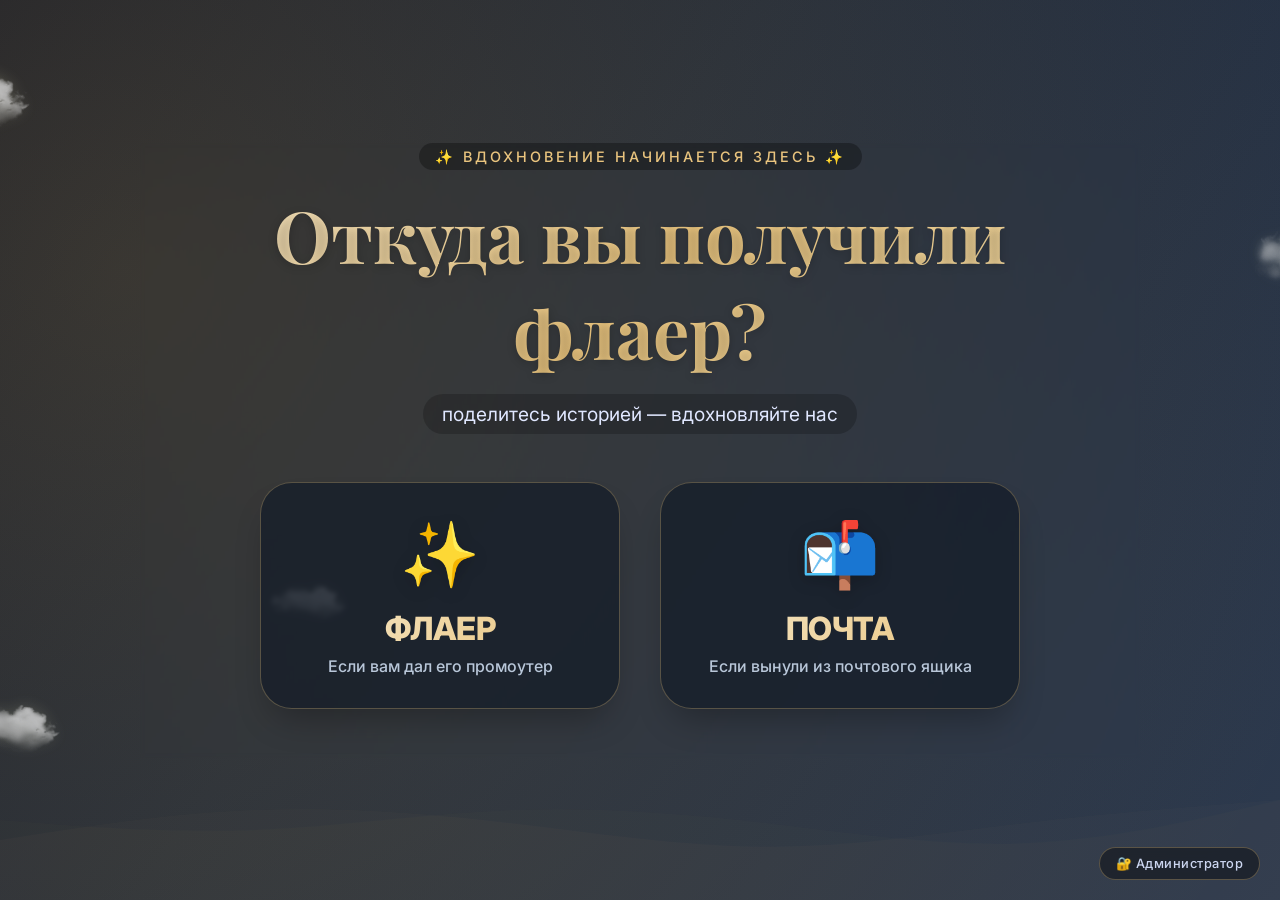
<file: index.html>
<!DOCTYPE html>
<html lang="ru">
<head>
    <meta charset="UTF-8">
    <meta name="viewport" content="width=device-width, initial-scale=1.0, user-scalable=yes">
    <title>Первый Творческий — откуда флаер?</title>
    <link rel="icon" type="image/png" href="images/fav.png">
    <meta name="description" content="Расскажите, откуда вы узнали о нашем гостевом доме. Выберите вариант и переходите далее.">
    <link rel="preconnect" href="https://fonts.googleapis.com">
    <link rel="preconnect" href="https://fonts.gstatic.com" crossorigin>
    <link href="https://fonts.googleapis.com/css2?family=Inter:opsz,wght@14..32,300;14..32,400;14..32,500;14..32,600;14..32,700&family=Playfair+Display:ital,wght@0,400;0,500;0,600;0,700;1,400&display=swap" rel="stylesheet">
    <style>
        * {
            margin: 0;
            padding: 0;
            box-sizing: border-box;
        }

        body {
            font-family: 'Inter', sans-serif;
            min-height: 100vh;
            display: flex;
            align-items: center;
            justify-content: center;
            padding: 2rem 1.5rem;
            position: relative;
            background: #0a0f1a;
            overflow-x: hidden;
        }

        /* Анимированный фон (градиент) */
        .animated-bg {
            position: fixed;
            top: 0;
            left: 0;
            width: 100%;
            height: 100%;
            z-index: 0;
            background: linear-gradient(125deg, #0f172a 0%, #1e293b 40%, #2d3a4e 100%);
            overflow: hidden;
        }

        .animated-bg::before {
            content: '';
            position: absolute;
            width: 200%;
            height: 200%;
            top: -50%;
            left: -50%;
            background: radial-gradient(circle at 30% 40%, rgba(203, 153, 55, 0.2) 0%, rgba(0,0,0,0) 60%);
            animation: pulse 12s infinite alternate;
        }

        @keyframes pulse {
            0% {
                transform: scale(1) rotate(0deg);
                opacity: 0.3;
            }
            100% {
                transform: scale(1.2) rotate(3deg);
                opacity: 0.7;
            }
        }

        /* Волны (декор) */
        .waves {
            position: absolute;
            bottom: 0;
            left: 0;
            width: 100%;
            height: 200px;
            z-index: 1;
            opacity: 0.3;
            pointer-events: none;
        }
        .waves svg {
            position: absolute;
            bottom: 0;
            width: 100%;
            height: 100%;
        }

        /* ========= ОБЛАКА ========= */
        .clouds-container {
            position: fixed;
            top: 0;
            left: 0;
            width: 100%;
            height: 100%;
            z-index: 2;
            pointer-events: none;
            overflow: hidden;
        }
        .cloud {
            position: absolute;
            background: url('images/oblak.png') no-repeat center center;
            background-size: contain;
            opacity: 0.7;
            filter: drop-shadow(0 0 8px rgba(255,255,200,0.3));
            pointer-events: none;
        }
        /* разные размеры и позиции */
        .cloud1 {
            width: 180px;
            height: 100px;
            top: 5%;
            left: -10%;
            animation: floatCloud 35s linear infinite;
        }
        .cloud2 {
            width: 260px;
            height: 140px;
            top: 20%;
            right: -15%;
            animation: floatCloudReverse 42s linear infinite;
        }
        .cloud3 {
            width: 140px;
            height: 80px;
            bottom: 15%;
            left: -5%;
            animation: floatCloud 28s linear infinite;
        }
        .cloud4 {
            width: 220px;
            height: 120px;
            top: 45%;
            right: -20%;
            animation: floatCloudReverse 50s linear infinite;
        }
        .cloud5 {
            width: 100px;
            height: 60px;
            bottom: 30%;
            left: 20%;
            animation: floatCloud 45s linear infinite;
            opacity: 0.5;
        }

        @keyframes floatCloud {
            0% {
                transform: translateX(0) translateY(0);
            }
            100% {
                transform: translateX(calc(100vw + 20%)) translateY(-15px);
            }
        }
        @keyframes floatCloudReverse {
            0% {
                transform: translateX(0) translateY(0);
            }
            100% {
                transform: translateX(calc(-100vw - 20%)) translateY(20px);
            }
        }

        .container {
            position: relative;
            z-index: 10;
            max-width: 1000px;
            width: 100%;
            margin: 0 auto;
            backdrop-filter: blur(2px);
        }

        .hero {
            text-align: center;
            margin-bottom: 3rem;
        }

        .hero__badge {
            display: inline-block;
            font-size: 0.9rem;
            text-transform: uppercase;
            letter-spacing: 3px;
            color: #e9c47e;
            margin-bottom: 1rem;
            font-weight: 500;
            background: rgba(0,0,0,0.3);
            backdrop-filter: blur(4px);
            padding: 0.3rem 1rem;
            border-radius: 40px;
        }

        .hero h1 {
            font-family: 'Playfair Display', serif;
            font-size: clamp(2.5rem, 8vw, 4.5rem);
            font-weight: 700;
            margin-bottom: 1rem;
            background: linear-gradient(135deg, #f5e7c8, #e9c47e, #f0dbaa);
            background-clip: text;
            -webkit-background-clip: text;
            color: transparent;
            text-shadow: 0 2px 10px rgba(0,0,0,0.2);
        }

        .hero p {
            font-size: 1.2rem;
            color: #e0e7ff;
            max-width: 550px;
            margin: 0 auto;
            background: rgba(0,0,0,0.2);
            backdrop-filter: blur(4px);
            padding: 0.5rem 1.2rem;
            border-radius: 60px;
            display: inline-block;
        }

        .cards-grid {
            display: flex;
            flex-wrap: wrap;
            justify-content: center;
            gap: 2.5rem;
            margin: 3rem 0;
        }

        .choice-card {
            background: rgba(20, 28, 40, 0.75);
            backdrop-filter: blur(12px);
            border-radius: 2rem;
            padding: 2rem 2.5rem;
            text-align: center;
            text-decoration: none;
            color: inherit;
            transition: all 0.4s cubic-bezier(0.2, 0.9, 0.4, 1.1);
            border: 1px solid rgba(233, 196, 126, 0.3);
            flex: 1;
            min-width: 260px;
            max-width: 360px;
            box-shadow: 0 20px 35px -12px rgba(0, 0, 0, 0.3);
            cursor: pointer;
        }

        .choice-card:hover {
            transform: translateY(-10px);
            border-color: #e9c47e;
            box-shadow: 0 30px 45px -12px rgba(233, 196, 126, 0.3);
            background: rgba(30, 40, 55, 0.85);
        }

        .card-icon {
            font-size: 4rem;
            margin-bottom: 1rem;
            display: block;
            filter: drop-shadow(0 4px 8px rgba(0,0,0,0.2));
        }

        .choice-card h2 {
            font-size: 2rem;
            font-weight: 800;
            margin-bottom: 0.5rem;
            background: linear-gradient(135deg, #f5e7c8, #e9c47e);
            background-clip: text;
            -webkit-background-clip: text;
            color: transparent;
            letter-spacing: -0.5px;
        }

        .choice-card p {
            color: #b9c7d9;
            font-size: 1rem;
            font-weight: 500;
        }

        .admin-link {
            position: fixed;
            bottom: 20px;
            right: 20px;
            z-index: 100;
            background: rgba(0, 0, 0, 0.4);
            backdrop-filter: blur(8px);
            padding: 8px 16px;
            border-radius: 40px;
            font-size: 0.8rem;
            font-weight: 500;
            color: #ccd6f0;
            text-decoration: none;
            transition: all 0.2s;
            border: 1px solid rgba(233, 196, 126, 0.3);
            font-family: 'Inter', monospace;
            letter-spacing: 0.5px;
        }

        .admin-link:hover {
            background: rgba(233, 196, 126, 0.2);
            color: #e9c47e;
            border-color: #e9c47e;
            transform: translateY(-2px);
        }

        @media (max-width: 700px) {
            .cards-grid {
                gap: 1.5rem;
            }
            .choice-card {
                padding: 1.5rem 1.8rem;
            }
            .choice-card h2 {
                font-size: 1.6rem;
            }
            .admin-link {
                bottom: 12px;
                right: 12px;
                padding: 6px 12px;
                font-size: 0.7rem;
            }
            .cloud {
                display: none; /* на мобильных убираем облака для производительности */
            }
        }
    </style>
</head>
<body>
    <div class="animated-bg"></div>
    <div class="waves">
        <svg viewBox="0 0 1440 320" preserveAspectRatio="none">
            <path fill="rgba(233,196,126,0.1)" fill-opacity="0.5" d="M0,192L48,197.3C96,203,192,213,288,208C384,203,480,181,576,176C672,171,768,181,864,197.3C960,213,1056,235,1152,229.3C1248,224,1344,192,1392,176L1440,160L1440,320L1392,320C1344,320,1248,320,1152,320C1056,320,960,320,864,320C768,320,672,320,576,320C480,320,384,320,288,320C192,320,96,320,48,320L0,320Z"></path>
            <path fill="rgba(233,196,126,0.2)" fill-opacity="0.4" d="M0,224L48,213.3C96,203,192,181,288,176C384,171,480,181,576,197.3C672,213,768,235,864,234.7C960,235,1056,213,1152,197.3C1248,181,1344,171,1392,165.3L1440,160L1440,320L1392,320C1344,320,1248,320,1152,320C1056,320,960,320,864,320C768,320,672,320,576,320C480,320,384,320,288,320C192,320,96,320,48,320L0,320Z"></path>
        </svg>
    </div>

    <!-- Облака (используем локальный файл images/oblak.png) -->
    <div class="clouds-container">
        <div class="cloud cloud1"></div>
        <div class="cloud cloud2"></div>
        <div class="cloud cloud3"></div>
        <div class="cloud cloud4"></div>
        <div class="cloud cloud5"></div>
    </div>

    <div class="container">
        <div class="hero">
            <div class="hero__badge">✨ Вдохновение начинается здесь ✨</div>
            <h1>Откуда вы получили флаер?</h1>
            <p>поделитесь историей — вдохновляйте нас</p>
        </div>

        <div class="cards-grid">
            <div class="choice-card" data-type="flyer">
                <span class="card-icon">✨</span>
                <h2>ФЛАЕР</h2>
                <p>Если вам дал его промоутер</p>
            </div>
            <div class="choice-card" data-type="mail">
                <span class="card-icon">📬</span>
                <h2>ПОЧТА</h2>
                <p>Если вынули из почтового ящика</p>
            </div>
        </div>
    </div>

    <a href="admin/admin.html" class="admin-link">🔐 Администратор</a>

    <script>
        // ============ НАСТРОЙКИ GIST ============
        // Замените на свои данные:
        const GIST_ID = "ВАШ_GIST_ID";
        const GITHUB_TOKEN = "ВАШ_PERSONAL_ACCESS_TOKEN";
        // ========================================

        const GIST_API_URL = `https://api.github.com/gists/${GIST_ID}`;

        async function getStats() {
            const response = await fetch(GIST_API_URL, {
                headers: {
                    'Authorization': `token ${GITHUB_TOKEN}`,
                    'Accept': 'application/vnd.github.v3+json'
                }
            });
            const gist = await response.json();
            const content = gist.files['stats.json'].content;
            return JSON.parse(content);
        }

        async function updateStats(type) {
            const current = await getStats();
            current[type] = (current[type] || 0) + 1;
            const newContent = JSON.stringify(current, null, 2);
            const patch = {
                files: {
                    'stats.json': {
                        content: newContent
                    }
                }
            };
            await fetch(GIST_API_URL, {
                method: 'PATCH',
                headers: {
                    'Authorization': `token ${GITHUB_TOKEN}`,
                    'Accept': 'application/vnd.github.v3+json',
                    'Content-Type': 'application/json'
                },
                body: JSON.stringify(patch)
            });
        }

        document.querySelectorAll('.choice-card').forEach(card => {
            card.addEventListener('click', async (e) => {
                e.preventDefault();
                const type = card.getAttribute('data-type'); // 'flyer' или 'mail'
                if (type) {
                    try {
                        await updateStats(type);
                    } catch (err) {
                        console.error('Ошибка обновления статистики:', err);
                    } finally {
                        // Переход на main.html в любом случае, но после фиксации клика
                        window.location.href = 'main.html';
                    }
                }
            });
        });
    </script>
</body>
</html>
</file>
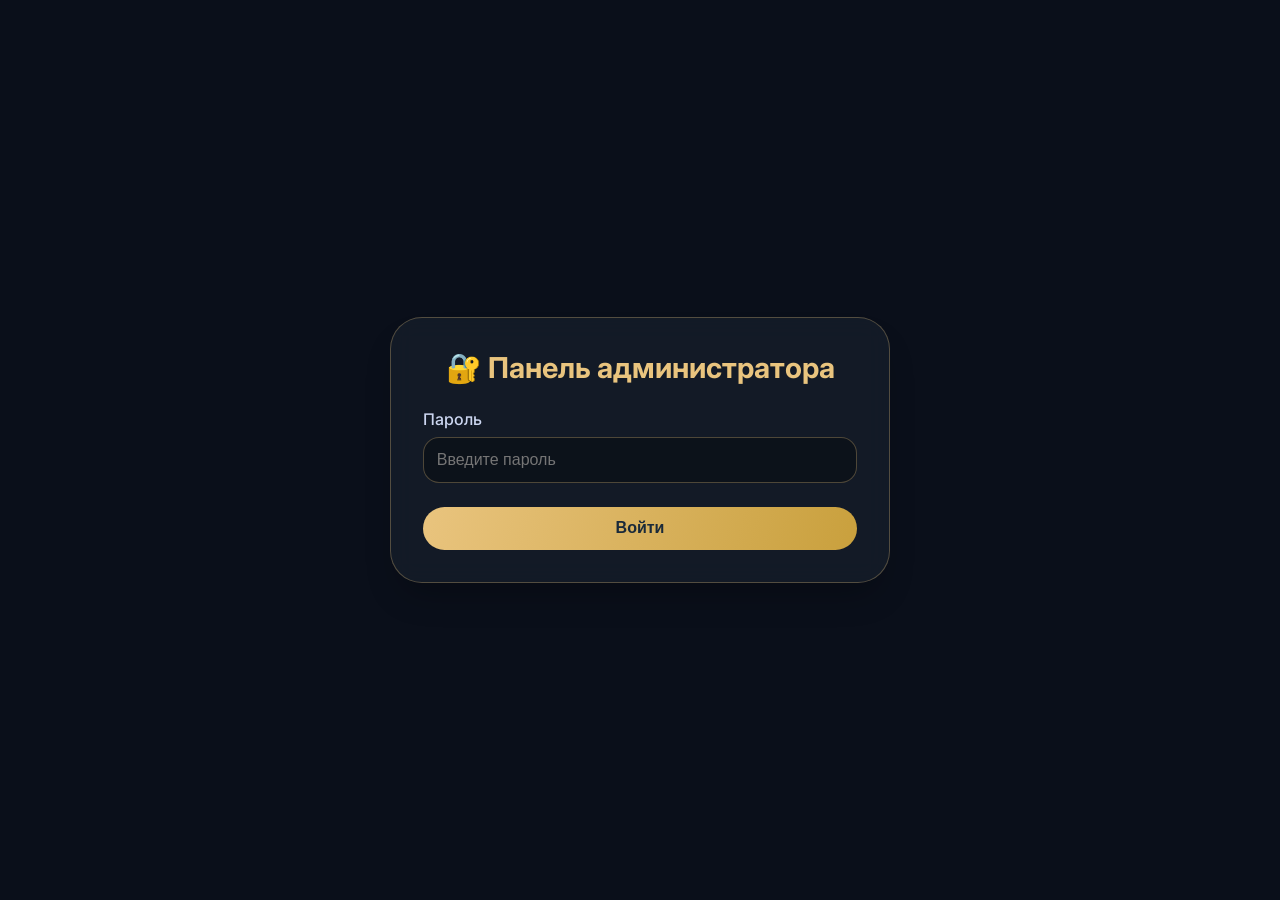
<file: admin/admin.html>
<!DOCTYPE html>
<html lang="ru">
<head>
    <meta charset="UTF-8">
    <meta name="viewport" content="width=device-width, initial-scale=1.0, user-scalable=yes">
    <title>Панель администратора — Первый Творческий</title>
    <link rel="preconnect" href="https://fonts.googleapis.com">
    <link rel="preconnect" href="https://fonts.gstatic.com" crossorigin>
    <link href="https://fonts.googleapis.com/css2?family=Inter:opsz,wght@14..32,300;14..32,400;14..32,500;14..32,600;14..32,700&display=swap" rel="stylesheet">
    <style>
        * { margin:0; padding:0; box-sizing:border-box; }
        body {
            font-family: 'Inter', sans-serif;
            background: #0a0f1a;
            min-height: 100vh;
            display: flex;
            align-items: center;
            justify-content: center;
            padding: 2rem;
        }
        .admin-panel {
            background: rgba(20,28,40,0.9);
            backdrop-filter: blur(12px);
            border-radius: 2rem;
            padding: 2rem;
            max-width: 500px;
            width: 100%;
            border: 1px solid rgba(233,196,126,0.3);
            box-shadow: 0 20px 35px -12px rgba(0,0,0,0.3);
        }
        h1 {
            font-size: 1.8rem;
            margin-bottom: 1.5rem;
            text-align: center;
            color: #e9c47e;
        }
        .input-group {
            margin-bottom: 1.5rem;
        }
        label {
            display: block;
            margin-bottom: 0.5rem;
            color: #ccd6f0;
            font-weight: 500;
        }
        input {
            width: 100%;
            padding: 0.8rem;
            background: rgba(0,0,0,0.3);
            border: 1px solid rgba(233,196,126,0.3);
            border-radius: 1rem;
            color: white;
            font-size: 1rem;
            outline: none;
            transition: all 0.2s;
        }
        input:focus {
            border-color: #e9c47e;
        }
        button {
            background: linear-gradient(105deg, #e9c47e, #c9a03d);
            border: none;
            padding: 0.8rem 1.5rem;
            border-radius: 2rem;
            font-weight: 600;
            cursor: pointer;
            width: 100%;
            font-size: 1rem;
            transition: all 0.2s;
            color: #1a2a3a;
        }
        button:hover {
            transform: translateY(-2px);
            box-shadow: 0 8px 20px rgba(233,196,126,0.3);
        }
        .stats {
            margin-top: 1.5rem;
            padding-top: 1rem;
            border-top: 1px solid rgba(233,196,126,0.3);
        }
        .stat-item {
            display: flex;
            justify-content: space-between;
            padding: 0.8rem 0;
            border-bottom: 1px solid rgba(255,255,255,0.1);
            font-size: 1.2rem;
        }
        .stat-label {
            color: #e9c47e;
            font-weight: 600;
        }
        .stat-value {
            color: white;
            font-weight: 700;
            font-size: 1.4rem;
        }
        .reset-btn {
            background: rgba(220,80,60,0.8);
            margin-top: 1rem;
            color: white;
        }
        .reset-btn:hover {
            background: #dc503c;
        }
        .error {
            color: #ff9e7a;
            text-align: center;
            margin-top: 1rem;
            font-size: 0.9rem;
        }
        .hidden {
            display: none;
        }
    </style>
</head>
<body>
    <div class="admin-panel">
        <h1>🔐 Панель администратора</h1>
        <div id="loginForm">
            <div class="input-group">
                <label>Пароль</label>
                <input type="password" id="passwordInput" placeholder="Введите пароль">
            </div>
            <button id="loginBtn">Войти</button>
            <div id="loginError" class="error hidden"></div>
        </div>

        <div id="statsPanel" class="hidden">
            <div class="stats">
                <div class="stat-item">
                    <span class="stat-label">✨ ФЛАЕР (промоутер)</span>
                    <span class="stat-value" id="flyerCount">0</span>
                </div>
                <div class="stat-item">
                    <span class="stat-label">📬 ПОЧТА (ящик)</span>
                    <span class="stat-value" id="mailCount">0</span>
                </div>
            </div>
            <button id="resetStatsBtn" class="reset-btn">Сбросить статистику</button>
            <button id="logoutBtn" style="margin-top:0.8rem; background:#2d3748;">Выйти</button>
        </div>
    </div>

    <script>
        // Те же настройки Gist, что и в index.html
        const GIST_ID = "ВАШ_GIST_ID";
        const GITHUB_TOKEN = "ВАШ_PERSONAL_ACCESS_TOKEN";
        const ADMIN_PASSWORD = "2011";

        const GIST_API_URL = `https://api.github.com/gists/${GIST_ID}`;

        async function getStats() {
            const response = await fetch(GIST_API_URL, {
                headers: {
                    'Authorization': `token ${GITHUB_TOKEN}`,
                    'Accept': 'application/vnd.github.v3+json'
                }
            });
            const gist = await response.json();
            const content = gist.files['stats.json'].content;
            return JSON.parse(content);
        }

        async function setStats(newStats) {
            const patch = {
                files: {
                    'stats.json': {
                        content: JSON.stringify(newStats, null, 2)
                    }
                }
            };
            await fetch(GIST_API_URL, {
                method: 'PATCH',
                headers: {
                    'Authorization': `token ${GITHUB_TOKEN}`,
                    'Accept': 'application/vnd.github.v3+json',
                    'Content-Type': 'application/json'
                },
                body: JSON.stringify(patch)
            });
        }

        let isAuthenticated = false;

        const loginForm = document.getElementById('loginForm');
        const statsPanel = document.getElementById('statsPanel');
        const passwordInput = document.getElementById('passwordInput');
        const loginBtn = document.getElementById('loginBtn');
        const loginError = document.getElementById('loginError');
        const flyerSpan = document.getElementById('flyerCount');
        const mailSpan = document.getElementById('mailCount');
        const resetStatsBtn = document.getElementById('resetStatsBtn');
        const logoutBtn = document.getElementById('logoutBtn');

        async function updateUI() {
            const stats = await getStats();
            flyerSpan.textContent = stats.flyer || 0;
            mailSpan.textContent = stats.mail || 0;
        }

        async function resetStats() {
            if (confirm('Вы уверены, что хотите сбросить статистику? Это действие необратимо.')) {
                await setStats({ flyer: 0, mail: 0 });
                await updateUI();
                alert('Статистика сброшена.');
            }
        }

        function logout() {
            isAuthenticated = false;
            loginForm.classList.remove('hidden');
            statsPanel.classList.add('hidden');
            passwordInput.value = '';
            loginError.classList.add('hidden');
        }

        loginBtn.addEventListener('click', async () => {
            const pass = passwordInput.value;
            if (pass === ADMIN_PASSWORD) {
                isAuthenticated = true;
                loginForm.classList.add('hidden');
                statsPanel.classList.remove('hidden');
                await updateUI();
            } else {
                loginError.textContent = 'Неверный пароль. Попробуйте ещё раз.';
                loginError.classList.remove('hidden');
            }
        });

        resetStatsBtn.addEventListener('click', resetStats);
        logoutBtn.addEventListener('click', logout);
    </script>
</body>
</html>
</file>
